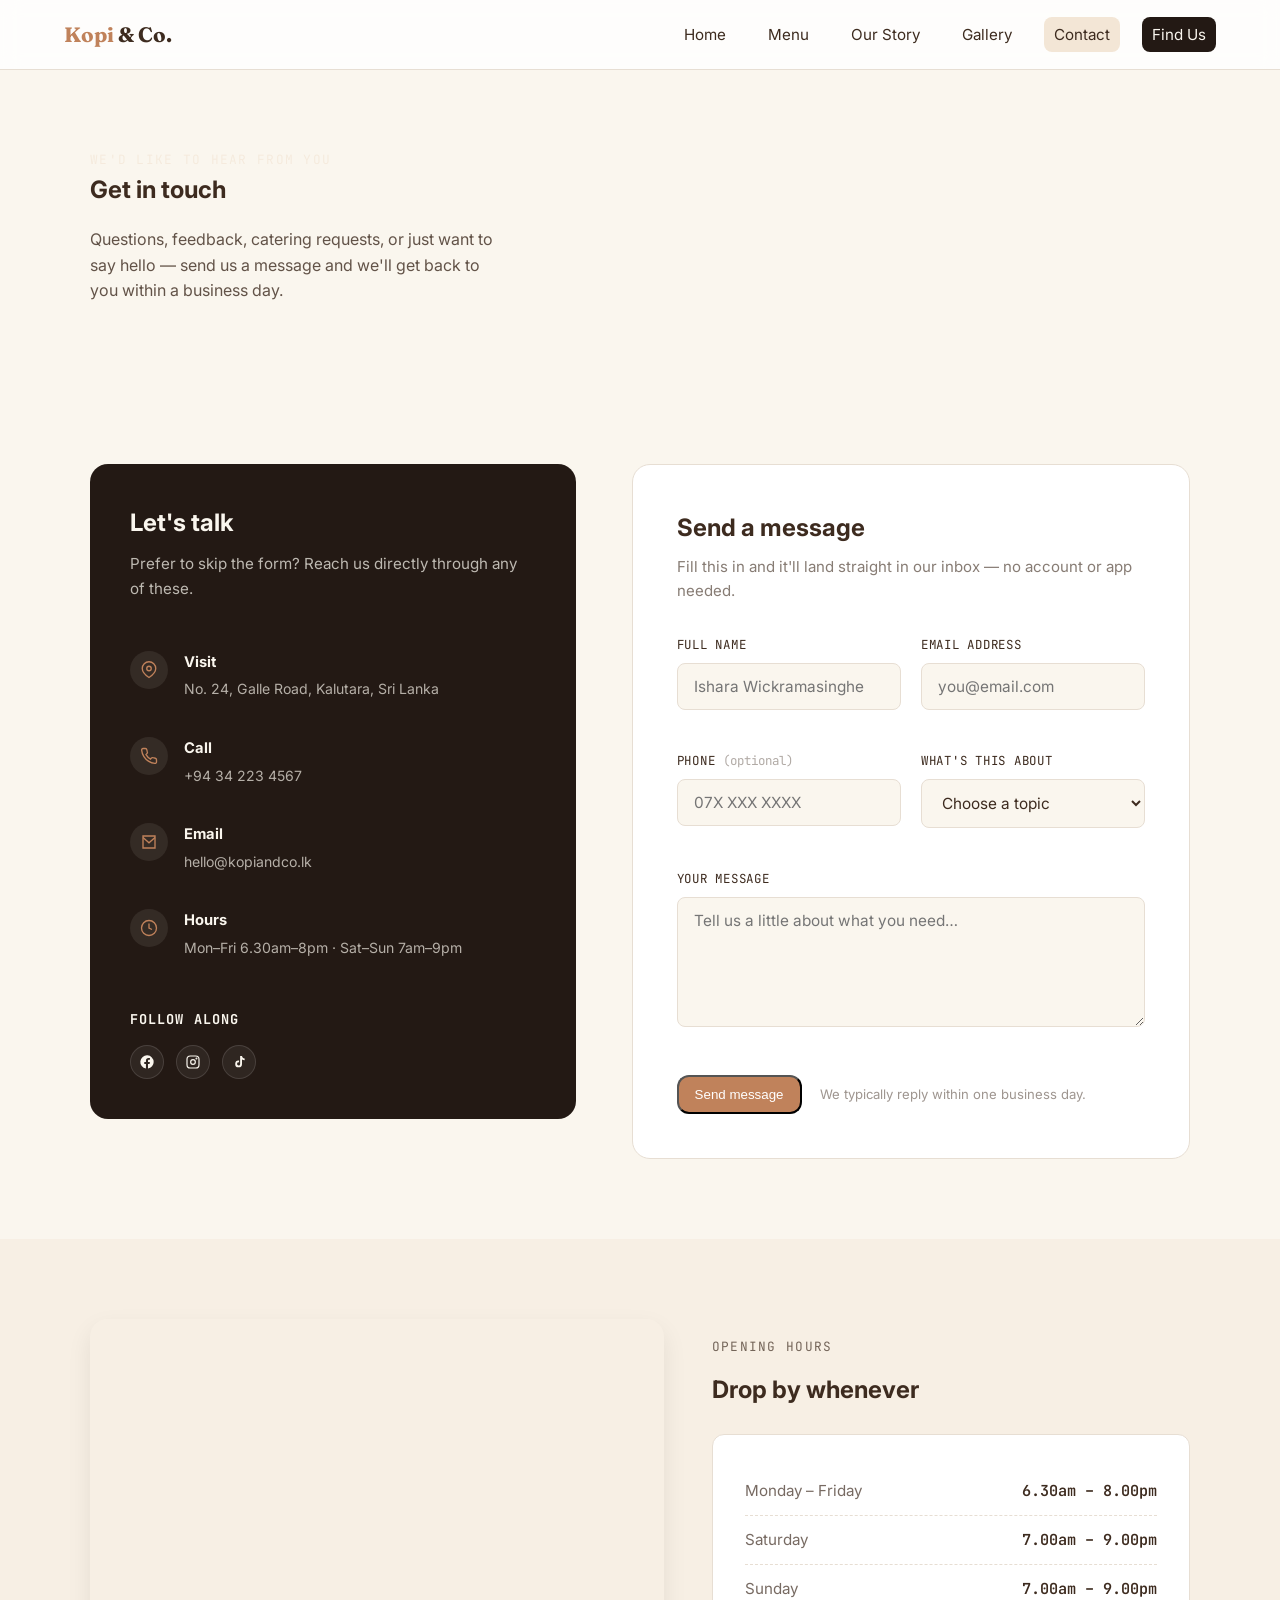
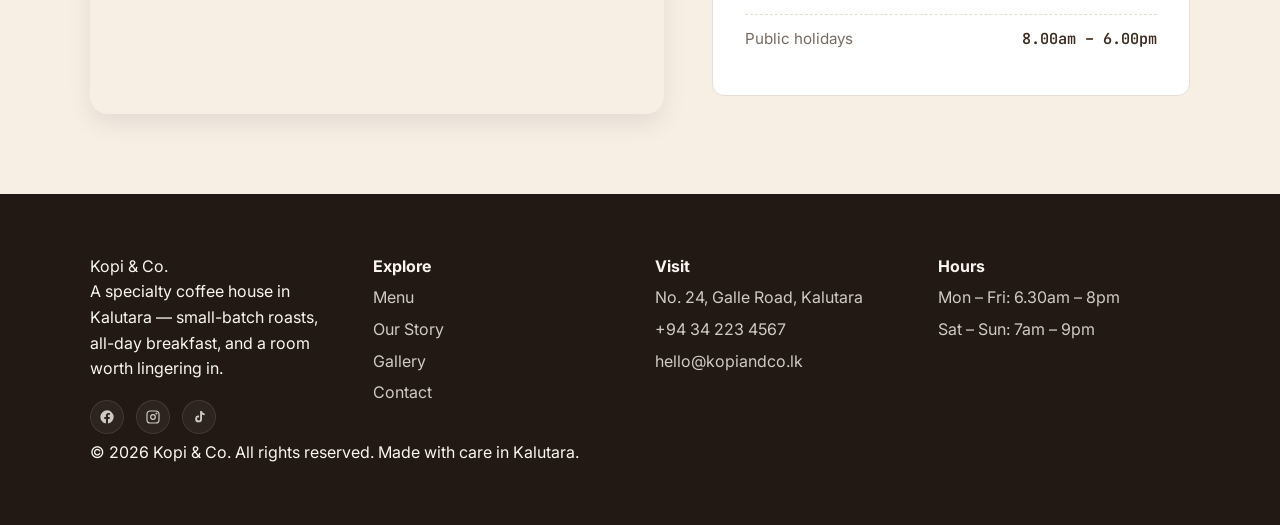
<file: contact.html>
<!DOCTYPE html>
<html lang="en">
<head>
<meta charset="UTF-8">
<meta name="viewport" content="width=device-width, initial-scale=1.0">
<title>Contact — Kopi & Co.</title>
<meta name="description" content="Send Kopi & Co. a message, ask a question, or find directions and opening hours for our Kalutara coffee house.">
<link rel="preconnect" href="https://fonts.googleapis.com">
<link rel="preconnect" href="https://fonts.gstatic.com" crossorigin>
<link href="https://fonts.googleapis.com/css2?family=Fraunces:opsz,wght@9..144,400;9..144,500;9..144,600;9..144,700&family=Inter:wght@400;500;600;700&family=JetBrains+Mono:wght@400;500&display=swap" rel="stylesheet">
<link rel="icon" type="image/png" href="assets/images/kopi&co logo2.png">
<link rel="stylesheet" href="assets/styles.css">
<style>
  .contact-grid{
    display:grid;
    grid-template-columns: 1fr 1.15fr;
    gap: 56px;
    align-items:flex-start;
  }
  .info-card{
    background: var(--espresso);
    color: var(--cream);
    border-radius: var(--radius-lg);
    padding: 40px;
  }
  .info-card h3{ font-size: var(--step-2); color:var(--cream); margin-bottom: 10px; }
  .info-card p.lede2{ color: rgba(250,246,238,0.72); margin-bottom: 32px; font-size:0.95rem; }
  .info-row{
    display:flex;
    gap: 16px;
    padding: 18px 0;
    border-top: 1px solid var(--line-on-dark);
  }
  .info-row:first-of-type{ border-top:none; }
  .info-row .ic{
    width:38px; height:38px;
    border-radius:50%;
    background: rgba(250,246,238,0.08);
    display:flex; align-items:center; justify-content:center;
    flex-shrink:0;
  }
  .info-row .ic svg{ width:18px; height:18px; color: var(--copper); }
  .info-row h4{ font-size:0.92rem; color: var(--cream); margin-bottom:4px; }
  .info-row p, .info-row a{ font-size: 0.88rem; color: rgba(250,246,238,0.68); display:block; }
  .info-row a:hover{ color: var(--copper); }

  /* Form */
  .form-card{
    background:#fff;
    border:1px solid var(--line);
    border-radius: var(--radius-lg);
    padding: 44px;
  }
  .form-card h3{ font-size: var(--step-2); margin-bottom:8px; }
  .form-card .sub{ color: rgba(61,43,31,0.62); font-size:0.94rem; margin-bottom: 32px; }

  .field-row{ display:grid; grid-template-columns:1fr 1fr; gap:20px; }
  .field{ margin-bottom: 22px; }
  .field label{
    display:block;
    font-family: var(--font-mono);
    font-size: 0.78rem;
    text-transform: uppercase;
    letter-spacing: 0.06em;
    color: var(--ink);
    margin-bottom: 8px;
  }
  .field label .opt{ color: rgba(61,43,31,0.4); text-transform:none; letter-spacing:0; }
  .field input,
  .field select,
  .field textarea{
    width:100%;
    padding: 13px 16px;
    border-radius: var(--radius-sm);
    border: 1.5px solid var(--line);
    background: var(--cream);
    font-family: var(--font-body);
    font-size: 0.96rem;
    color: var(--ink);
    transition: border-color .2s;
  }
  .field input:focus,
  .field select:focus,
  .field textarea:focus{
    outline:none;
    border-color: var(--copper);
  }
  .field textarea{ resize: vertical; min-height: 130px; }
  .field [aria-invalid="true"]{ border-color: #C24A3C; }
  .field-error{
    display:block;
    font-size: 0.8rem;
    color: #C24A3C;
    margin-top: 6px;
    min-height: 1em;
  }

  .form-status{
    padding: 14px 18px;
    border-radius: var(--radius-sm);
    font-size: 0.9rem;
    margin-bottom: 22px;
  }
  .form-status[data-kind="success"]{ background: rgba(122,139,111,0.16); color: var(--sage-deep); }
  .form-status[data-kind="error"]{ background: rgba(194,74,60,0.12); color: #C24A3C; }
  .form-status[data-kind="pending"]{ background: var(--cream-dim); color: var(--ink); }

  .form-foot{ display:flex; align-items:center; gap:18px; flex-wrap:wrap; }
  .form-foot .note{ font-size: 0.82rem; color: rgba(61,43,31,0.5); }

  /* Map + hours */
  .visit-grid{ display:grid; grid-template-columns: 1.2fr 1fr; gap: 48px; align-items:center; }
  .map-frame{
    border-radius: var(--radius-lg);
    overflow:hidden;
    box-shadow: var(--shadow-soft);
    aspect-ratio: 16/11;
  }
  .map-frame iframe{ width:100%; height:100%; border:0; }
  .hours-card{ background:#fff; border:1px solid var(--line); border-radius: var(--radius-md); padding:32px; }
  .hours-row{ display:flex; justify-content:space-between; padding:12px 0; border-bottom:1px dashed var(--line); font-size:0.95rem; }
  .hours-row:last-child{ border-bottom:none; }
  .hours-row span:first-child{ color: rgba(61,43,31,0.7); }
  .hours-row span:last-child{ font-family: var(--font-mono); font-weight:600; }

  @media (max-width: 980px){
    .contact-grid{ grid-template-columns:1fr; }
    .field-row{ grid-template-columns:1fr; }
    .visit-grid{ grid-template-columns:1fr; }
    .form-card{ padding:28px; }
  }
</style>
</head>
<body>

<header class="site-header">
  <nav class="nav">
    <a href="index.html" class="brand"><span class="mark">Kopi</span>&nbsp;&amp; Co.</a>
    <ul class="nav-links" id="nav-links">
      <li><a href="index.html">Home</a></li>
      <li><a href="menu.html">Menu</a></li>
      <li><a href="about.html">Our Story</a></li>
      <li><a href="gallery.html">Gallery</a></li>
      <li><a href="contact.html" aria-current="page">Contact</a></li>
      <li><a href="contact.html#visit" class="nav-cta">Find Us</a></li>
    </ul>
    <button class="nav-toggle" aria-label="Toggle menu" aria-expanded="false">
      <svg viewBox="0 0 24 24" fill="none" stroke="currentColor" stroke-width="2"><path d="M3 6h18M3 12h18M3 18h18" stroke-linecap="round"/></svg>
    </button>
  </nav>
</header>

<section class="page-hero">
  <div class="grain"></div>
  <div class="wrap">
    <p class="eyebrow" style="color:var(--latte);">We'd like to hear from you</p>
    <h1>Get in touch</h1>
    <p class="lede">Questions, feedback, catering requests, or just want to say hello — send us a message and we'll get back to you within a business day.</p>
  </div>
</section>

<section>
  <div class="wrap contact-grid">

    <div class="info-card reveal">
      <h3>Let's talk</h3>
      <p class="lede2">Prefer to skip the form? Reach us directly through any of these.</p>

      <div class="info-row">
        <div class="ic"><svg viewBox="0 0 24 24" fill="none" stroke="currentColor" stroke-width="1.8"><path d="M21 10c0 6-9 12-9 12s-9-6-9-12a9 9 0 1 1 18 0Z"/><circle cx="12" cy="10" r="3"/></svg></div>
        <div><h4>Visit</h4><p>No. 24, Galle Road, Kalutara, Sri Lanka</p></div>
      </div>
      <div class="info-row">
        <div class="ic"><svg viewBox="0 0 24 24" fill="none" stroke="currentColor" stroke-width="1.8"><path d="M22 16.9v3a2 2 0 0 1-2.2 2 19.8 19.8 0 0 1-8.6-3 19.5 19.5 0 0 1-6-6 19.8 19.8 0 0 1-3-8.7A2 2 0 0 1 4.1 2h3a2 2 0 0 1 2 1.7c.1 1 .4 2 .7 3a2 2 0 0 1-.5 2.1L8 10.1a16 16 0 0 0 6 6l1.3-1.3a2 2 0 0 1 2.1-.5c1 .3 2 .5 3 .7a2 2 0 0 1 1.6 2Z"/></svg></div>
        <div><h4>Call</h4><a href="tel:+94342234567">+94 34 223 4567</a></div>
      </div>
      <div class="info-row">
        <div class="ic"><svg viewBox="0 0 24 24" fill="none" stroke="currentColor" stroke-width="1.8"><path d="M4 4h16v16H4V4Z"/><path d="m4 6 8 7 8-7"/></svg></div>
        <div><h4>Email</h4><a href="mailto:hello@kopiandco.lk">hello@kopiandco.lk</a></div>
      </div>
      <div class="info-row">
        <div class="ic"><svg viewBox="0 0 24 24" fill="none" stroke="currentColor" stroke-width="1.8"><circle cx="12" cy="12" r="10"/><path d="M12 6v6l4 2"/></svg></div>
        <div><h4>Hours</h4><p>Mon–Fri 6.30am–8pm · Sat–Sun 7am–9pm</p></div>
      </div>

      <div style="margin-top:32px;">
        <h4 style="font-size:0.85rem; color:var(--cream); margin-bottom:14px; font-family:var(--font-mono); text-transform:uppercase; letter-spacing:0.08em;">Follow along</h4>
        <div class="social-row">
          <a href="https://facebook.com" aria-label="Facebook"><svg viewBox="0 0 24 24" fill="currentColor"><path d="M22 12a10 10 0 1 0-11.6 9.9v-7H7.9V12h2.5V9.8c0-2.5 1.5-3.9 3.8-3.9 1.1 0 2.2.2 2.2.2v2.5h-1.3c-1.2 0-1.6.8-1.6 1.6V12h2.8l-.4 2.9h-2.4v7A10 10 0 0 0 22 12Z"/></svg></a>
          <a href="https://instagram.com" aria-label="Instagram"><svg viewBox="0 0 24 24" fill="none" stroke="currentColor" stroke-width="1.8"><rect x="3" y="3" width="18" height="18" rx="5"/><circle cx="12" cy="12" r="3.5"/><circle cx="17.2" cy="6.8" r="0.6" fill="currentColor"/></svg></a>
          <a href="https://tiktok.com" aria-label="TikTok"><svg viewBox="0 0 24 24" fill="currentColor"><path d="M16.5 3c.4 2 1.8 3.5 4 3.8v2.7c-1.5 0-2.9-.4-4-1.2v6.6a5.1 5.1 0 1 1-4.4-5v2.8a2.3 2.3 0 1 0 1.6 2.2V3h2.8Z"/></svg></a>
        </div>
      </div>
    </div>

    <div class="form-card reveal">
      <h3>Send a message</h3>
      <p class="sub">Fill this in and it'll land straight in our inbox — no account or app needed.</p>

      <div id="form-status" class="form-status" role="status" hidden></div>

      <form id="contact-form" novalidate>
        <div class="field-row">
          <div class="field">
            <label for="name">Full name</label>
            <input type="text" id="name" name="name" autocomplete="name" placeholder="Ishara Wickramasinghe">
            <span class="field-error" data-error-for="name"></span>
          </div>
          <div class="field">
            <label for="email">Email address</label>
            <input type="email" id="email" name="email" autocomplete="email" placeholder="you@email.com">
            <span class="field-error" data-error-for="email"></span>
          </div>
        </div>

        <div class="field-row">
          <div class="field">
            <label for="phone">Phone <span class="opt">(optional)</span></label>
            <input type="tel" id="phone" name="phone" autocomplete="tel" placeholder="07X XXX XXXX">
            <span class="field-error" data-error-for="phone"></span>
          </div>
          <div class="field">
            <label for="subject">What's this about</label>
            <select id="subject" name="subject">
              <option value="">Choose a topic</option>
              <option value="General enquiry">General enquiry</option>
              <option value="Feedback">Feedback about a visit</option>
              <option value="Catering / Events">Catering or private events</option>
              <option value="Franchise interest">Franchise interest</option>
              <option value="Careers">Careers</option>
              <option value="Other">Something else</option>
            </select>
            <span class="field-error" data-error-for="subject"></span>
          </div>
        </div>

        <div class="field">
          <label for="message">Your message</label>
          <textarea id="message" name="message" placeholder="Tell us a little about what you need…"></textarea>
          <span class="field-error" data-error-for="message"></span>
        </div>

        <div class="form-foot">
          <button type="submit" class="btn btn-primary">Send message</button>
          <span class="note">We typically reply within one business day.</span>
        </div>
      </form>
    </div>

  </div>
</section>

<section class="bg-cream-dim" id="visit">
  <div class="wrap visit-grid">
    <div class="map-frame reveal">
      <iframe
        src="https://www.google.com/maps?q=Kalutara%2C%20Sri%20Lanka&output=embed"
        loading="lazy"
        referrerpolicy="no-referrer-when-downgrade"
        title="Map showing Kopi & Co. location in Kalutara">
      </iframe>
    </div>
    <div class="reveal">
      <p class="eyebrow">Opening hours</p>
      <h2 style="font-size:var(--step-2); margin:14px 0 24px;">Drop by whenever</h2>
      <div class="hours-card">
        <div class="hours-row"><span>Monday – Friday</span><span>6.30am – 8.00pm</span></div>
        <div class="hours-row"><span>Saturday</span><span>7.00am – 9.00pm</span></div>
        <div class="hours-row"><span>Sunday</span><span>7.00am – 9.00pm</span></div>
        <div class="hours-row"><span>Public holidays</span><span>8.00am – 6.00pm</span></div>
      </div>
    </div>
  </div>
</section>

<footer class="site-footer">
  <div class="wrap">
    <div class="footer-grid">
      <div>
        <div class="footer-brand"><span class="mark">Kopi</span> &amp; Co.</div>
        <p class="footer-tag">A specialty coffee house in Kalutara — small-batch roasts, all-day breakfast, and a room worth lingering in.</p>
        <div class="social-row">
          <a href="https://facebook.com" aria-label="Facebook"><svg viewBox="0 0 24 24" fill="currentColor"><path d="M22 12a10 10 0 1 0-11.6 9.9v-7H7.9V12h2.5V9.8c0-2.5 1.5-3.9 3.8-3.9 1.1 0 2.2.2 2.2.2v2.5h-1.3c-1.2 0-1.6.8-1.6 1.6V12h2.8l-.4 2.9h-2.4v7A10 10 0 0 0 22 12Z"/></svg></a>
          <a href="https://instagram.com" aria-label="Instagram"><svg viewBox="0 0 24 24" fill="none" stroke="currentColor" stroke-width="1.8"><rect x="3" y="3" width="18" height="18" rx="5"/><circle cx="12" cy="12" r="3.5"/><circle cx="17.2" cy="6.8" r="0.6" fill="currentColor"/></svg></a>
          <a href="https://tiktok.com" aria-label="TikTok"><svg viewBox="0 0 24 24" fill="currentColor"><path d="M16.5 3c.4 2 1.8 3.5 4 3.8v2.7c-1.5 0-2.9-.4-4-1.2v6.6a5.1 5.1 0 1 1-4.4-5v2.8a2.3 2.3 0 1 0 1.6 2.2V3h2.8Z"/></svg></a>
        </div>
      </div>
      <div>
        <h4>Explore</h4>
        <a href="menu.html">Menu</a>
        <a href="about.html">Our Story</a>
        <a href="gallery.html">Gallery</a>
        <a href="contact.html">Contact</a>
      </div>
      <div>
        <h4>Visit</h4>
        <a href="#">No. 24, Galle Road, Kalutara</a>
        <a href="tel:+94342234567">+94 34 223 4567</a>
        <a href="mailto:hello@kopiandco.lk">hello@kopiandco.lk</a>
      </div>
      <div>
        <h4>Hours</h4>
        <a href="#" style="pointer-events:none;">Mon – Fri: 6.30am – 8pm</a>
        <a href="#" style="pointer-events:none;">Sat – Sun: 7am – 9pm</a>
      </div>
    </div>
    <div class="bottom-bar">
      <span>© <span data-year></span> Kopi & Co. All rights reserved.</span>
      <span>Made with care in Kalutara.</span>
    </div>
  </div>
</footer>

<script src="assets/script.js"></script>
</body>
</html>
</file>
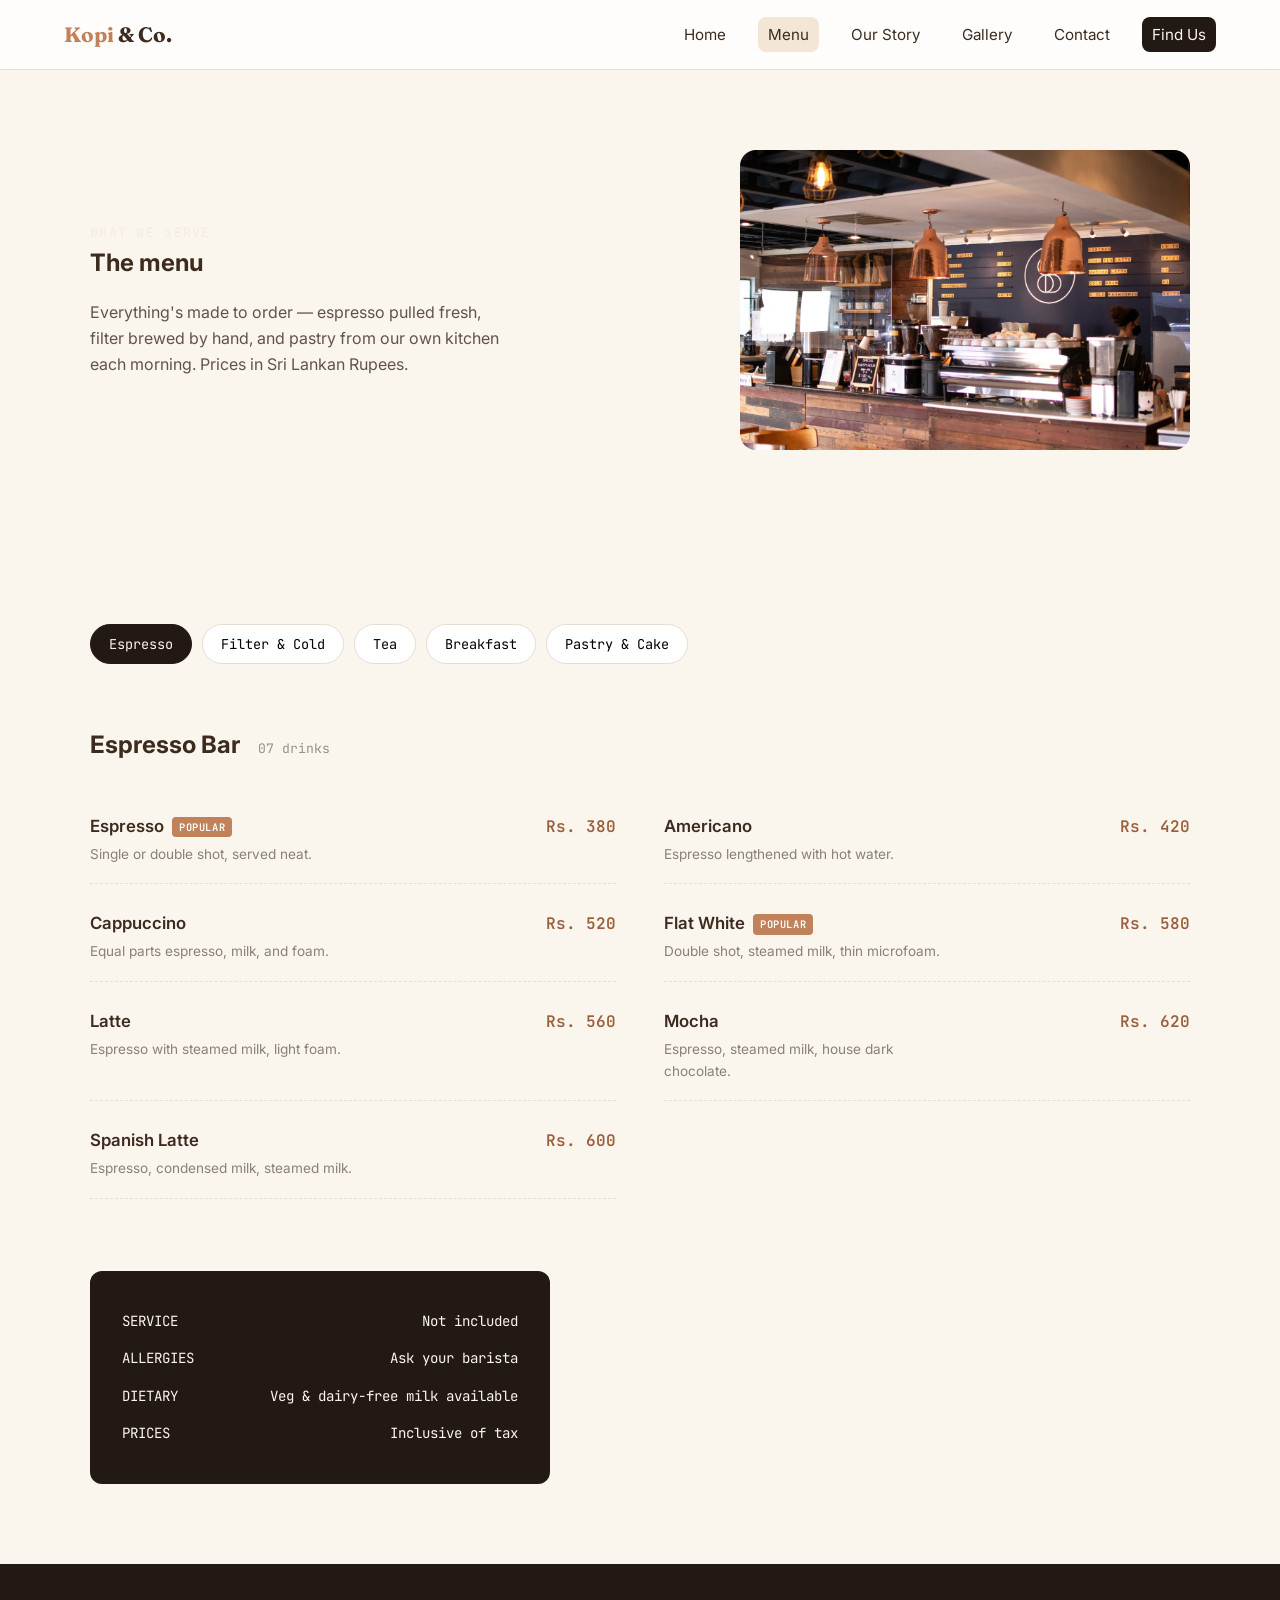
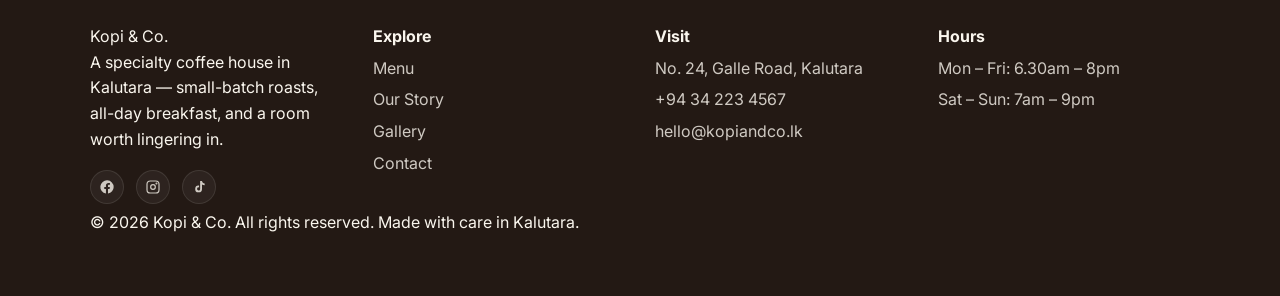
<file: menu.html>
<!DOCTYPE html>
<html lang="en">
<head>
<meta charset="UTF-8">
<meta name="viewport" content="width=device-width, initial-scale=1.0">
<title>Menu — Kopi & Co.</title>
<meta name="description" content="The full Kopi & Co. menu — espresso, filter coffee, tea, breakfast, and pastry, all made fresh in our Kalutara coffee house.">
<link rel="preconnect" href="https://fonts.googleapis.com">
<link rel="preconnect" href="https://fonts.gstatic.com" crossorigin>
<link href="https://fonts.googleapis.com/css2?family=Fraunces:opsz,wght@9..144,400;9..144,500;9..144,600;9..144,700&family=Inter:wght@400;500;600;700&family=JetBrains+Mono:wght@400;500&display=swap" rel="stylesheet">
<link rel="icon" type="image/png" href="assets/images/kopi&co logo2.png">
<link rel="stylesheet" href="assets/styles.css">
<style>
  .menu-tabs{
    display:flex;
    gap: 10px;
    flex-wrap: wrap;
    margin-bottom: 48px;
    position: sticky;
    top: 78px;
    background: var(--cream);
    padding: 14px 0;
    z-index: 20;
  }
  .menu-tab{
    font-family: var(--font-mono);
    font-size: 0.85rem;
    padding: 10px 18px;
    border-radius: 999px;
    border: 1.5px solid var(--line);
    background: #fff;
    cursor: pointer;
    transition: all .2s var(--ease);
  }
  .menu-tab:hover{ border-color: var(--copper); }
  .menu-tab.active{
    background: var(--espresso);
    color: var(--cream);
    border-color: var(--espresso);
  }

  .menu-category{ margin-bottom: 72px; }
  .menu-category-head{
    display:flex;
    align-items:baseline;
    gap: 18px;
    margin-bottom: 30px;
  }
  .menu-category-head h2{ font-size: var(--step-2); }
  .menu-category-head .count{ font-family: var(--font-mono); font-size:0.82rem; color: rgba(61,43,31,0.5); }

  .menu-list{ display:grid; grid-template-columns: 1fr 1fr; gap: 8px 48px; }
  .menu-row{
    display:flex;
    justify-content: space-between;
    align-items: baseline;
    gap: 14px;
    padding: 18px 0;
    border-bottom: 1px dashed var(--line);
  }
  .menu-row-name{ flex-shrink: 0; }
  .menu-row-name h3{ font-size: 1.05rem; font-weight:600; }
  .menu-row-name p{ font-size: 0.85rem; color: rgba(61,43,31,0.58); margin-top: 4px; max-width: 32ch; }
  .menu-row-price{
    font-family: var(--font-mono);
    color: var(--copper-deep);
    font-weight:600;
    white-space: nowrap;
    flex-shrink:0;
  }
  .badge{
    display:inline-block;
    font-family: var(--font-mono);
    font-size: 0.65rem;
    text-transform:uppercase;
    letter-spacing:0.06em;
    background: var(--sage);
    color: #fff;
    padding: 2px 7px;
    border-radius: 4px;
    margin-left: 8px;
    vertical-align: middle;
  }
  .badge.veg{ background: var(--sage); }
  .badge.popular{ background: var(--copper); }

  .receipt-note{
    background: var(--espresso);
    color: var(--cream);
    border-radius: var(--radius-md);
    padding: 32px;
    font-family: var(--font-mono);
    font-size: 0.88rem;
    line-height:1.8;
    max-width: 460px;
  }
  .receipt-note .line{ display:flex; justify-content:space-between; border-bottom:1px dashed var(--line-on-dark); padding:6px 0; }

  @media (max-width: 760px){
    .menu-list{ grid-template-columns: 1fr; }
    .menu-tabs{ top:64px; overflow-x:auto; flex-wrap:nowrap; }
  }
</style>
</head>
<body>

<header class="site-header">
  <nav class="nav">
    <a href="index.html" class="brand"><span class="mark">Kopi</span>&nbsp;&amp; Co.</a>
    <ul class="nav-links" id="nav-links">
      <li><a href="index.html">Home</a></li>
      <li><a href="menu.html" aria-current="page">Menu</a></li>
      <li><a href="about.html">Our Story</a></li>
      <li><a href="gallery.html">Gallery</a></li>
      <li><a href="contact.html">Contact</a></li>
      <li><a href="contact.html#visit" class="nav-cta">Find Us</a></li>
    </ul>
    <button class="nav-toggle" aria-label="Toggle menu" aria-expanded="false">
      <svg viewBox="0 0 24 24" fill="none" stroke="currentColor" stroke-width="2"><path d="M3 6h18M3 12h18M3 18h18" stroke-linecap="round"/></svg>
    </button>
  </nav>
</header>


<section class="page-hero">
  <div class="grain"></div>

  <div class="wrap hero-content">

    <div class="hero-text">
      <p class="eyebrow" style="color:var(--latte);">
        <span style="display:none"></span>What we serve
      </p>

      <h1>The menu</h1>

      <p class="lede">
        Everything's made to order — espresso pulled fresh, filter brewed by hand, and pastry from our own kitchen each morning. Prices in Sri Lankan Rupees.
      </p>
    </div>

    <div class="hero-image">
      <img src="assets/images/coffee.jpg" alt="Coffee cup">
    </div>

  </div>
</section>

<section>
  <div class="wrap">

    <div class="menu-tabs" role="tablist" aria-label="Menu categories">
      <button class="menu-tab active" data-target="cat-espresso">Espresso</button>
      <button class="menu-tab" data-target="cat-filter">Filter & Cold</button>
      <button class="menu-tab" data-target="cat-tea">Tea</button>
      <button class="menu-tab" data-target="cat-breakfast">Breakfast</button>
      <button class="menu-tab" data-target="cat-pastry">Pastry & Cake</button>
    </div>

    <div class="menu-category" id="cat-espresso">
      <div class="menu-category-head">
        <h2>Espresso Bar</h2>
        <span class="count">07 drinks</span>
      </div>
      <div class="menu-list">
        <div class="menu-row">
          <div class="menu-row-name"><h3>Espresso<span class="badge popular">Popular</span></h3><p>Single or double shot, served neat.</p></div>
          <div class="menu-row-price">Rs. 380</div>
        </div>
        <div class="menu-row">
          <div class="menu-row-name"><h3>Americano</h3><p>Espresso lengthened with hot water.</p></div>
          <div class="menu-row-price">Rs. 420</div>
        </div>
        <div class="menu-row">
          <div class="menu-row-name"><h3>Cappuccino</h3><p>Equal parts espresso, milk, and foam.</p></div>
          <div class="menu-row-price">Rs. 520</div>
        </div>
        <div class="menu-row">
          <div class="menu-row-name"><h3>Flat White<span class="badge popular">Popular</span></h3><p>Double shot, steamed milk, thin microfoam.</p></div>
          <div class="menu-row-price">Rs. 580</div>
        </div>
        <div class="menu-row">
          <div class="menu-row-name"><h3>Latte</h3><p>Espresso with steamed milk, light foam.</p></div>
          <div class="menu-row-price">Rs. 560</div>
        </div>
        <div class="menu-row">
          <div class="menu-row-name"><h3>Mocha</h3><p>Espresso, steamed milk, house dark chocolate.</p></div>
          <div class="menu-row-price">Rs. 620</div>
        </div>
        <div class="menu-row">
          <div class="menu-row-name"><h3>Spanish Latte</h3><p>Espresso, condensed milk, steamed milk.</p></div>
          <div class="menu-row-price">Rs. 600</div>
        </div>
      </div>
    </div>

    <div class="menu-category" id="cat-filter">
      <div class="menu-category-head">
        <h2>Filter & Cold Brew</h2>
        <span class="count">05 drinks</span>
      </div>
      <div class="menu-list">
        <div class="menu-row">
          <div class="menu-row-name"><h3>Estate Pour-Over<span class="badge popular">Popular</span></h3><p>Single-origin, rotates monthly — ask what's pouring.</p></div>
          <div class="menu-row-price">Rs. 650</div>
        </div>
        <div class="menu-row">
          <div class="menu-row-name"><h3>Cold Brew</h3><p>Steeped 18 hours, served over ice.</p></div>
          <div class="menu-row-price">Rs. 550</div>
        </div>
        <div class="menu-row">
          <div class="menu-row-name"><h3>Iced Latte</h3><p>Double shot over ice and cold milk.</p></div>
          <div class="menu-row-price">Rs. 590</div>
        </div>
        <div class="menu-row">
          <div class="menu-row-name"><h3>Affogato</h3><p>A shot of espresso over vanilla bean ice cream.</p></div>
          <div class="menu-row-price">Rs. 480</div>
        </div>
        <div class="menu-row">
          <div class="menu-row-name"><h3>Frappé</h3><p>Blended cold coffee, whipped cream, your choice of syrup.</p></div>
          <div class="menu-row-price">Rs. 640</div>
        </div>
      </div>
    </div>

    <div class="menu-category" id="cat-tea">
      <div class="menu-category-head">
        <h2>Tea & Other</h2>
        <span class="count">04 drinks</span>
      </div>
      <div class="menu-list">
        <div class="menu-row">
          <div class="menu-row-name"><h3>Ceylon High-Grown<span class="badge veg">Local</span></h3><p>Loose-leaf black tea from the hill country.</p></div>
          <div class="menu-row-price">Rs. 320</div>
        </div>
        <div class="menu-row">
          <div class="menu-row-name"><h3>Masala Chai</h3><p>House-spiced, steeped with milk.</p></div>
          <div class="menu-row-price">Rs. 380</div>
        </div>
        <div class="menu-row">
          <div class="menu-row-name"><h3>Lemongrass & Ginger</h3><p>Caffeine-free, served hot or iced.</p></div>
          <div class="menu-row-price">Rs. 350</div>
        </div>
        <div class="menu-row">
          <div class="menu-row-name"><h3>Hot Chocolate</h3><p>House dark chocolate, steamed milk.</p></div>
          <div class="menu-row-price">Rs. 480</div>
        </div>
      </div>
    </div>

    <div class="menu-category" id="cat-breakfast">
      <div class="menu-category-head">
        <h2>All-Day Breakfast</h2>
        <span class="count">06 plates</span>
      </div>
      <div class="menu-list">
        <div class="menu-row">
          <div class="menu-row-name"><h3>Egg & Avocado Toast<span class="badge veg">Veg</span></h3><p>Sourdough, smashed avocado, poached egg, chilli flake.</p></div>
          <div class="menu-row-price">Rs. 980</div>
        </div>
        <div class="menu-row">
          <div class="menu-row-name"><h3>Kiribath Plate<span class="badge veg">Local</span></h3><p>Coconut milk rice, lunu miris, jaggery.</p></div>
          <div class="menu-row-price">Rs. 750</div>
        </div>
        <div class="menu-row">
          <div class="menu-row-name"><h3>Shakshuka<span class="badge popular">Popular</span></h3><p>Eggs baked in spiced tomato, served with toast.</p></div>
          <div class="menu-row-price">Rs. 1,050</div>
        </div>
        <div class="menu-row">
          <div class="menu-row-name"><h3>Granola Bowl<span class="badge veg">Veg</span></h3><p>House granola, yoghurt, seasonal fruit, honey.</p></div>
          <div class="menu-row-price">Rs. 820</div>
        </div>
        <div class="menu-row">
          <div class="menu-row-name"><h3>Club Sandwich</h3><p>Chicken, egg, lettuce, tomato, toasted sourdough.</p></div>
          <div class="menu-row-price">Rs. 990</div>
        </div>
        <div class="menu-row">
          <div class="menu-row-name"><h3>String Hopper Stack<span class="badge veg">Local</span></h3><p>With dhal curry and coconut sambol.</p></div>
          <div class="menu-row-price">Rs. 880</div>
        </div>
      </div>
    </div>

    <div class="menu-category" id="cat-pastry">
      <div class="menu-category-head">
        <h2>Pastry & Cake</h2>
        <span class="count">05 items</span>
      </div>
      <div class="menu-list">
        <div class="menu-row">
          <div class="menu-row-name"><h3>Kopi Cake Slice<span class="badge popular">Popular</span></h3><p>Coffee sponge, espresso buttercream.</p></div>
          <div class="menu-row-price">Rs. 420</div>
        </div>
        <div class="menu-row">
          <div class="menu-row-name"><h3>Butter Croissant</h3><p>Laminated fresh each morning.</p></div>
          <div class="menu-row-price">Rs. 350</div>
        </div>
        <div class="menu-row">
          <div class="menu-row-name"><h3>Watalappan Tart<span class="badge veg">Local</span></h3><p>Jaggery custard in a short crust shell.</p></div>
          <div class="menu-row-price">Rs. 390</div>
        </div>
        <div class="menu-row">
          <div class="menu-row-name"><h3>Banana Walnut Loaf</h3><p>Sliced, lightly toasted on request.</p></div>
          <div class="menu-row-price">Rs. 360</div>
        </div>
        <div class="menu-row">
          <div class="menu-row-name"><h3>Chocolate Brownie</h3><p>Dense, fudgy, served warm.</p></div>
          <div class="menu-row-price">Rs. 400</div>
        </div>
      </div>
    </div>

    <div class="receipt-note reveal">
      <div class="line"><span>SERVICE</span><span>Not included</span></div>
      <div class="line"><span>ALLERGIES</span><span>Ask your barista</span></div>
      <div class="line"><span>DIETARY</span><span>Veg & dairy-free milk available</span></div>
      <div class="line" style="border-bottom:none;"><span>PRICES</span><span>Inclusive of tax</span></div>
    </div>

  </div>
</section>

<footer class="site-footer">
  <div class="wrap">
    <div class="footer-grid">
      <div>
        <div class="footer-brand"><span class="mark">Kopi</span> &amp; Co.</div>
        <p class="footer-tag">A specialty coffee house in Kalutara — small-batch roasts, all-day breakfast, and a room worth lingering in.</p>
        <div class="social-row">
          <a href="https://facebook.com" aria-label="Facebook"><svg viewBox="0 0 24 24" fill="currentColor"><path d="M22 12a10 10 0 1 0-11.6 9.9v-7H7.9V12h2.5V9.8c0-2.5 1.5-3.9 3.8-3.9 1.1 0 2.2.2 2.2.2v2.5h-1.3c-1.2 0-1.6.8-1.6 1.6V12h2.8l-.4 2.9h-2.4v7A10 10 0 0 0 22 12Z"/></svg></a>
          <a href="https://instagram.com" aria-label="Instagram"><svg viewBox="0 0 24 24" fill="none" stroke="currentColor" stroke-width="1.8"><rect x="3" y="3" width="18" height="18" rx="5"/><circle cx="12" cy="12" r="3.5"/><circle cx="17.2" cy="6.8" r="0.6" fill="currentColor"/></svg></a>
          <a href="https://tiktok.com" aria-label="TikTok"><svg viewBox="0 0 24 24" fill="currentColor"><path d="M16.5 3c.4 2 1.8 3.5 4 3.8v2.7c-1.5 0-2.9-.4-4-1.2v6.6a5.1 5.1 0 1 1-4.4-5v2.8a2.3 2.3 0 1 0 1.6 2.2V3h2.8Z"/></svg></a>
        </div>
      </div>
      <div>
        <h4>Explore</h4>
        <a href="menu.html">Menu</a>
        <a href="about.html">Our Story</a>
        <a href="gallery.html">Gallery</a>
        <a href="contact.html">Contact</a>
      </div>
      <div>
        <h4>Visit</h4>
        <a href="#">No. 24, Galle Road, Kalutara</a>
        <a href="tel:+94342234567">+94 34 223 4567</a>
        <a href="mailto:hello@kopiandco.lk">hello@kopiandco.lk</a>
      </div>
      <div>
        <h4>Hours</h4>
        <a href="#" style="pointer-events:none;">Mon – Fri: 6.30am – 8pm</a>
        <a href="#" style="pointer-events:none;">Sat – Sun: 7am – 9pm</a>
      </div>
    </div>
    <div class="bottom-bar">
      <span>© <span data-year></span> Kopi & Co. All rights reserved.</span>
      <span>Made with care in Kalutara.</span>
    </div>
  </div>
</footer>

<script src="assets/script.js"></script>
<script>
  // Menu tab filtering
  const tabs = document.querySelectorAll(".menu-tab");
  const cats = document.querySelectorAll(".menu-category");
  function showCat(id){
    cats.forEach(c => c.style.display = (c.id === id ? "" : "none"));
    tabs.forEach(t => t.classList.toggle("active", t.dataset.target === id));
  }
  tabs.forEach(tab => tab.addEventListener("click", () => showCat(tab.dataset.target)));
  showCat("cat-espresso");
</script>
</body>
</html>
</file>
<file: assets/styles.css>
/* =========================
   ROOT VARIABLES
========================= */
:root {
  --espresso: #231914;
  --cream: #FAF6EE;
  --copper: #C0825B;
  --copper-deep: #9C5F3D;
  --latte: #F3E6D6;
  --sage: #7C9A92;
  --ink: #3D2B1F;
  --line: #E7DED3;

  --radius-sm: 8px;
  --radius-md: 12px;
  --radius-lg: 18px;

  --shadow-soft: 0 10px 25px rgba(0,0,0,0.08);
  --shadow-deep: 0 18px 45px rgba(0,0,0,0.18);

  --ease: cubic-bezier(.2,.8,.2,1);

  --step-1: 1rem;
  --step-2: 1.5rem;
  --step-3: 2rem;
  --step-4: 2.8rem;
  --step-5: 3.5rem;

  --font-display: "Fraunces", serif;
  --font-body: "Inter", sans-serif;
  --font-mono: "JetBrains Mono", monospace;
}

/* =========================
   BASE
========================= */
* {
  margin: 0;
  padding: 0;
  box-sizing: border-box;
}

body {
  font-family: var(--font-body);
  background: var(--cream);
  color: var(--ink);
  line-height: 1.6;
}

img {
  max-width: 100%;
  display: block;
}

a {
  text-decoration: none;
  color: inherit;
}

.wrap {
  width: min(1100px, 92%);
  margin: 0 auto;
}

section {
  padding: 80px 0;
}

.bg-cream-dim {
  background: #f7efe4;
}

/* =========================
   HEADER / NAV
========================= */
.site-header {
  position: sticky;
  top: 0;
  z-index: 1000;
  background: rgba(255,255,255,0.8);
  backdrop-filter: blur(10px);
  border-bottom: 1px solid var(--line);
}

.nav {
  display: flex;
  justify-content: space-between;
  align-items: center;
  padding: 18px 5%;
}

.brand {
  font-family: var(--font-display);
  font-weight: 700;
  font-size: 1.3rem;
}

.brand .mark {
  color: var(--copper);
}

.nav-links {
  display: flex;
  gap: 22px;
  list-style: none;
}

.nav-links a {
  font-size: 0.95rem;
  padding: 8px 10px;
  border-radius: var(--radius-sm);
  transition: 0.3s;
}

.nav-links a:hover,
.nav-links a[aria-current="page"] {
  background: var(--latte);
}

.nav-cta {
  background: var(--espresso);
  color: var(--cream);
  padding: 8px 14px;
  border-radius: var(--radius-sm);
}

.nav-toggle {
  display: none;
  background: none;
  border: none;
}

/* =========================
   HERO
========================= */
.hero {
  background: var(--espresso);
  color: var(--cream);
  padding-top: 60px;
}

.hero-inner {
  display: grid;
  grid-template-columns: 1.1fr 0.9fr;
  gap: 40px;
  align-items: center;
}

.hero h1 {
  font-family: var(--font-display);
  font-size: var(--step-5);
  line-height: 1.05;
}

.hero h1 em {
  color: var(--copper);
  font-style: normal;
}

.eyebrow {
  font-family: var(--font-mono);
  font-size: 0.8rem;
  opacity: 0.7;
  text-transform: uppercase;
  letter-spacing: 0.1em;
}

.lede {
  margin-top: 18px;
  max-width: 42ch;
  opacity: 0.8;
}

.hero-actions {
  margin-top: 28px;
  display: flex;
  gap: 14px;
  flex-wrap: wrap;
}

.btn {
  display: inline-block;
  padding: 10px 16px;
  border-radius: var(--radius-md);
  font-weight: 500;
  transition: 0.3s;
}

.btn-primary {
  background: var(--copper);
  color: white;
}

.btn-primary:hover {
  background: var(--copper-deep);
}

.btn-dark {
  background: var(--espresso);
  color: var(--cream);
}

.btn-ghost {
  border: 1px solid var(--line);
  background: transparent;
}

.hero-stats {
  display: flex;
  gap: 30px;
  margin-top: 40px;
}

.hero-stats strong {
  display: block;
  font-size: 1.4rem;
  font-family: var(--font-display);
}

/* HERO IMAGE */
.hero-art {
  position: relative;
}

.cup-frame {
  border-radius: var(--radius-lg);
  overflow: hidden;
  box-shadow: var(--shadow-deep);
}

/* =========================
   FEATURES
========================= */
.feature-grid {
  display: grid;
  grid-template-columns: repeat(4, 1fr);
  gap: 24px;
}

.feature-card {
  background: white;
  border: 1px solid var(--line);
  border-radius: var(--radius-md);
  padding: 24px;
  transition: 0.3s;
}

.feature-card:hover {
  transform: translateY(-6px);
  box-shadow: var(--shadow-soft);
}

.feature-card .icon {
  width: 45px;
  height: 45px;
  background: var(--latte);
  border-radius: 50%;
  display: flex;
  align-items: center;
  justify-content: center;
  margin-bottom: 14px;
}

/* =========================
   MENU PREVIEW
========================= */
.menu-preview {
  display: grid;
  grid-template-columns: repeat(3, 1fr);
  gap: 20px;
}

.menu-tile {
  position: relative;
  border-radius: var(--radius-md);
  overflow: hidden;
}

.menu-tile img {
  height: 100%;
  object-fit: cover;
  transition: 0.4s;
}

.menu-tile:hover img {
  transform: scale(1.05);
}

.menu-tile-label {
  position: absolute;
  bottom: 0;
  width: 100%;
  padding: 20px;
  background: linear-gradient(to top, rgba(0,0,0,0.7), transparent);
  color: white;
}

/* =========================
   STORY
========================= */
.story-split {
  display: grid;
  grid-template-columns: 1fr 1fr;
  gap: 50px;
  align-items: center;
}

.story-split blockquote {
  font-family: var(--font-display);
  font-size: var(--step-2);
}

/* =========================
   REVIEWS
========================= */
.review-row {
  display: grid;
  grid-template-columns: repeat(3, 1fr);
  gap: 20px;
}

.review-card {
  background: white;
  padding: 24px;
  border-radius: var(--radius-md);
  border: 1px solid var(--line);
}

/* =========================
   CTA
========================= */
.cta-band {
  background: var(--copper);
  padding: 50px;
  border-radius: var(--radius-lg);
  display: flex;
  justify-content: space-between;
  align-items: center;
  flex-wrap: wrap;
}

/* =========================
   FOOTER
========================= */
.site-footer {
  background: var(--espresso);
  color: var(--cream);
  padding: 60px 0;
}

.footer-grid {
  display: grid;
  grid-template-columns: repeat(4, 1fr);
  gap: 30px;
}

.footer-grid a {
  display: block;
  margin: 6px 0;
  opacity: 0.8;
}

/* =========================
   SOCIAL ICON FIX (FOOTER)
========================= */

.social-row {
  display: flex;
  gap: 12px;
  align-items: center;
  margin-top: 12px;
}

.social-row a {
  width: 34px;
  height: 34px;
  display: flex;
  align-items: center;
  justify-content: center;
  border-radius: 50%;
  background: rgba(255,255,255,0.08);
  transition: 0.3s ease;
}

.social-row a:hover {
  background: rgba(255,255,255,0.18);
  transform: translateY(-2px);
}

.social-row svg {
  width: 16px;
  height: 16px;
  display: block;
  color: var(--cream);
}

.social-row a {
  background: rgba(255,255,255,0.06);
  border: 1px solid rgba(255,255,255,0.12);
}

/* =========================
   RESPONSIVE
========================= */
@media (max-width: 980px) {
  .hero-inner {
    grid-template-columns: 1fr;
  }

  .feature-grid {
    grid-template-columns: repeat(2, 1fr);
  }

  .menu-preview {
    grid-template-columns: repeat(2, 1fr);
  }

  .review-row {
    grid-template-columns: 1fr;
  }

  .footer-grid {
    grid-template-columns: 1fr 1fr;
  }

  .nav-links {
    display: none;
  }

  .nav-toggle {
    display: block;
  }
}

@media (max-width: 560px) {
  .feature-grid,
  .menu-preview,
  .footer-grid {
    grid-template-columns: 1fr;
  }

  .cta-band {
    flex-direction: column;
    gap: 20px;
    text-align: center;
  }
}

#form-status{
    margin-top:15px;
    padding:12px 16px;
    border-radius:8px;
    font-size:14px;
    font-weight:500;
}

#form-status[data-kind="success"]{
    background:#e8f8ec;
    color:#1f7a3d;
    border:1px solid #b7e4c7;
}

#form-status[data-kind="error"]{
    background:#ffe5e5;
    color:#b42318;
    border:1px solid #f5b5b5;
}

#form-status[data-kind="pending"]{
    background:#fff8e1;
    color:#8a6d1d;
    border:1px solid #f3d27a;
}

small[data-error-for]{
    display:block;
    color:#dc2626;
    margin-top:4px;
    font-size:13px;
}

/* =========================
   Menu page Image
========================= */

.hero-content{
  display: flex;
  justify-content: space-between;
  align-items: center;
  gap: 50px;
}

.hero-text{
  flex: 1;
  min-width: 280px;
}

.hero-image{
  width: 450px;
  height: 3-0px;
  flex-shrink: 0;
  overflow: hidden;
  border-radius: 16px;
}

.hero-image img{
  width: 100%;
  height: 100%;
  object-fit: cover;
  transition: transform 0.3s ease;
}

.hero-image:hover img{
  transform: scale(1.02);
}

/* mobile fix */
@media (max-width: 760px){
  .hero-content{
    flex-direction: column;
    align-items: flex-start;
  }

  .hero-image{
    width: 100%;
    height: 220px;
  }
}
</file>
